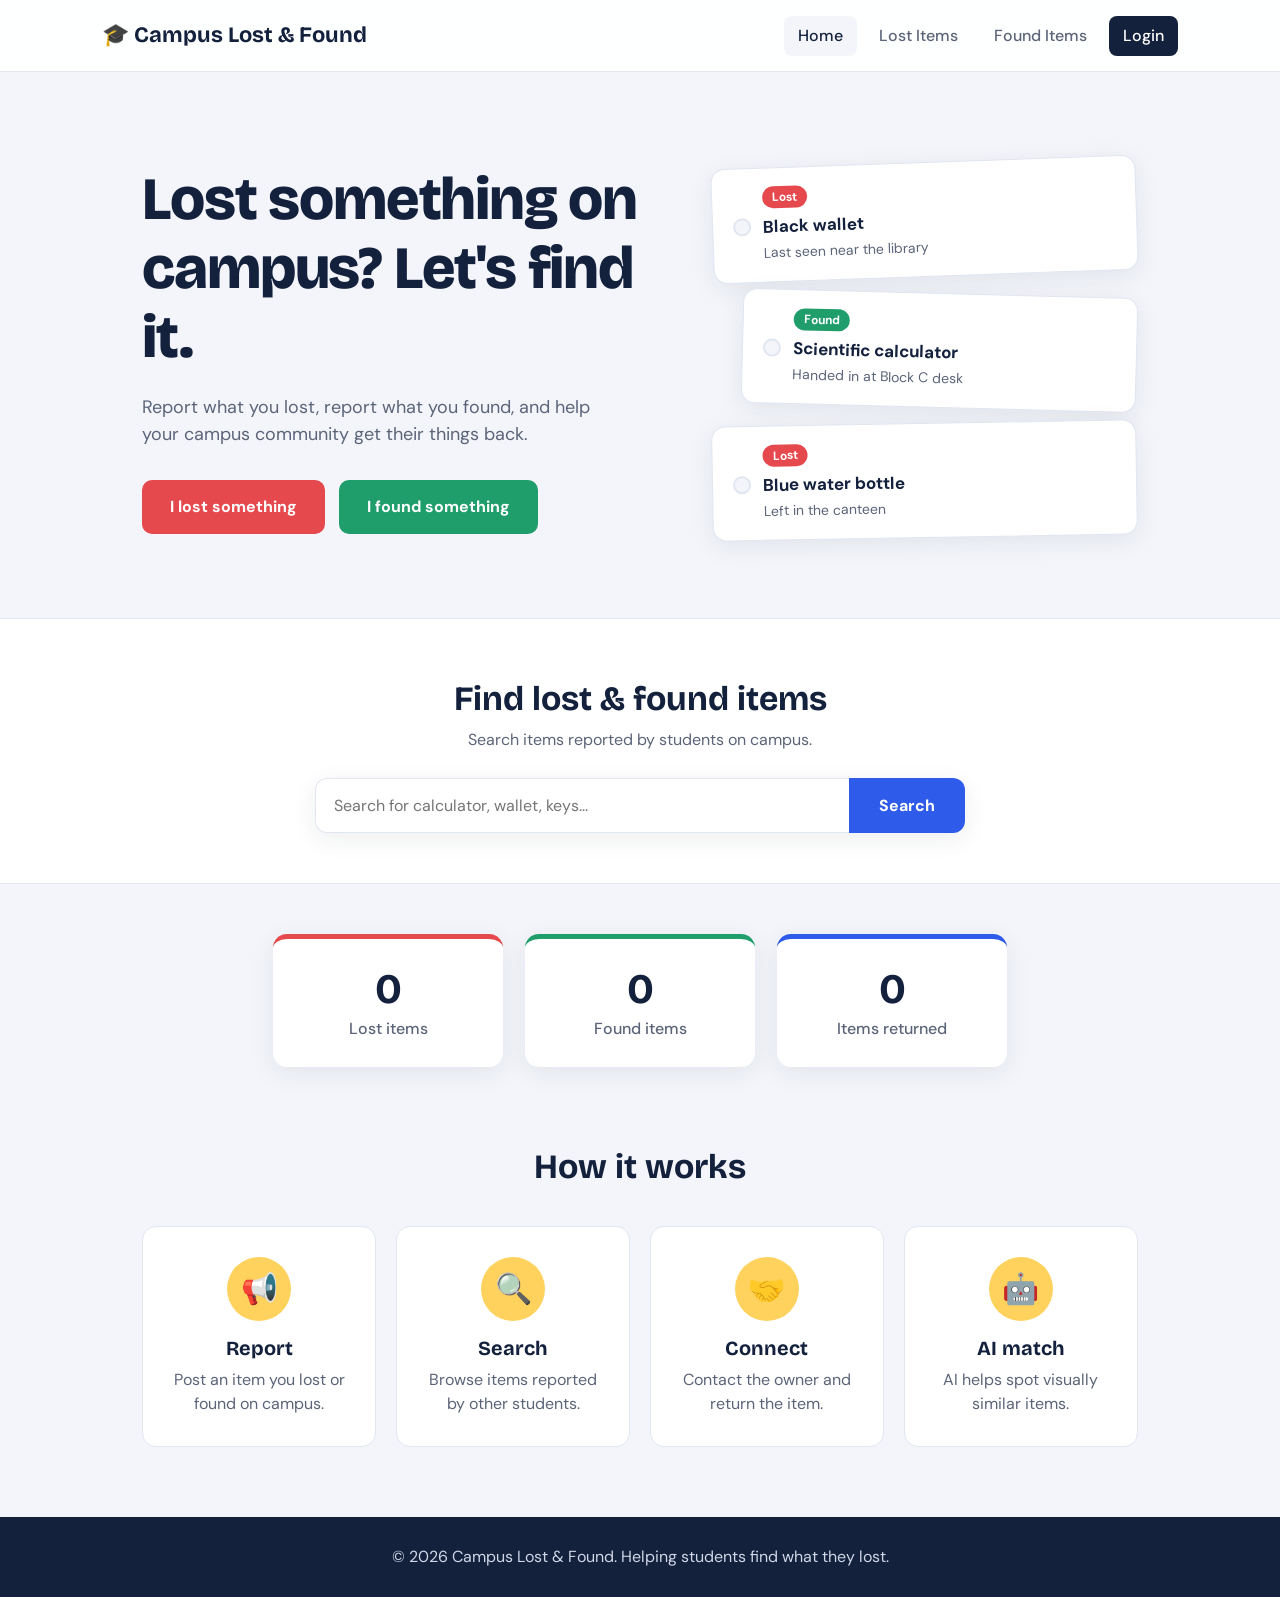
<file: frontend/index.html>
<!DOCTYPE html>
<html lang="en">

<head>
    <meta charset="UTF-8">
    <meta name="viewport" content="width=device-width, initial-scale=1.0">
    <title>Campus Lost &amp; Found</title>

    <link rel="preconnect" href="https://fonts.googleapis.com">
    <link rel="preconnect" href="https://fonts.gstatic.com" crossorigin>
    <link href="https://fonts.googleapis.com/css2?family=Bricolage+Grotesque:wght@600;700;800&family=DM+Sans:wght@400;500;700&display=swap" rel="stylesheet">
    <link rel="stylesheet" href="css/style.css">
</head>

<body>

    <!-- Navbar -->
    <header class="navbar">
        <a href="index.html" class="logo">🎓 Campus Lost &amp; Found</a>

        <nav>
            <a href="index.html" class="active">Home</a>
            <a href="#">Lost Items</a>
            <a href="#">Found Items</a>
            <a href="#" class="nav-login">Login</a>
        </nav>
    </header>

    <!-- Hero -->
    <section class="hero">

        <div class="hero-content">
            <h1>Lost something on campus? Let's find it.</h1>

            <p>
                Report what you lost, report what you found, and help
                your campus community get their things back.
            </p>

            <div class="hero-buttons">
                <a href="report-lost.html" class="btn lost-btn">I lost something</a>
                <a href="report-found.html" class="btn found-btn">I found something</a>
            </div>
        </div>

        <!-- Sample item tags -->
        <div class="tag-stack" aria-hidden="true">
            <div class="item-tag tag-lost">
                <span class="tag-status">Lost</span>
                <strong>Black wallet</strong>
                <small>Last seen near the library</small>
            </div>
            <div class="item-tag tag-found">
                <span class="tag-status">Found</span>
                <strong>Scientific calculator</strong>
                <small>Handed in at Block C desk</small>
            </div>
            <div class="item-tag tag-lost">
                <span class="tag-status">Lost</span>
                <strong>Blue water bottle</strong>
                <small>Left in the canteen</small>
            </div>
        </div>

    </section>

    <!-- Search -->
    <section class="search-section">
        <h2>Find lost &amp; found items</h2>
        <p>Search items reported by students on campus.</p>

        <div class="search-box">
            <input
                type="text"
                id="searchInput"
                placeholder="Search for calculator, wallet, keys..."
                aria-label="Search items"
            >
            <button onclick="searchItem()">Search</button>
        </div>
    </section>

    <!-- Statistics -->
    <section class="stats">
        <div class="stat-card stat-lost">
            <h2 id="lostCount">0</h2>
            <p>Lost items</p>
        </div>

        <div class="stat-card stat-found">
            <h2 id="foundCount">0</h2>
            <p>Found items</p>
        </div>

        <div class="stat-card stat-returned">
            <h2 id="returnedCount">0</h2>
            <p>Items returned</p>
        </div>
    </section>

    <!-- How it works -->
    <section class="how-section">
        <h2>How it works</h2>

        <div class="steps">

            <div class="step-card">
                <div class="step-icon">📢</div>
                <h3>Report</h3>
                <p>Post an item you lost or found on campus.</p>
            </div>

            <div class="step-card">
                <div class="step-icon">🔍</div>
                <h3>Search</h3>
                <p>Browse items reported by other students.</p>
            </div>

            <div class="step-card">
                <div class="step-icon">🤝</div>
                <h3>Connect</h3>
                <p>Contact the owner and return the item.</p>
            </div>

            <div class="step-card">
                <div class="step-icon">🤖</div>
                <h3>AI match</h3>
                <p>AI helps spot visually similar items.</p>
            </div>

        </div>
    </section>

    <!-- Footer -->
    <footer>
        <p>© 2026 Campus Lost &amp; Found. Helping students find what they lost.</p>
    </footer>

    <script src="js/script.js"></script>

</body>

</html>
</file>
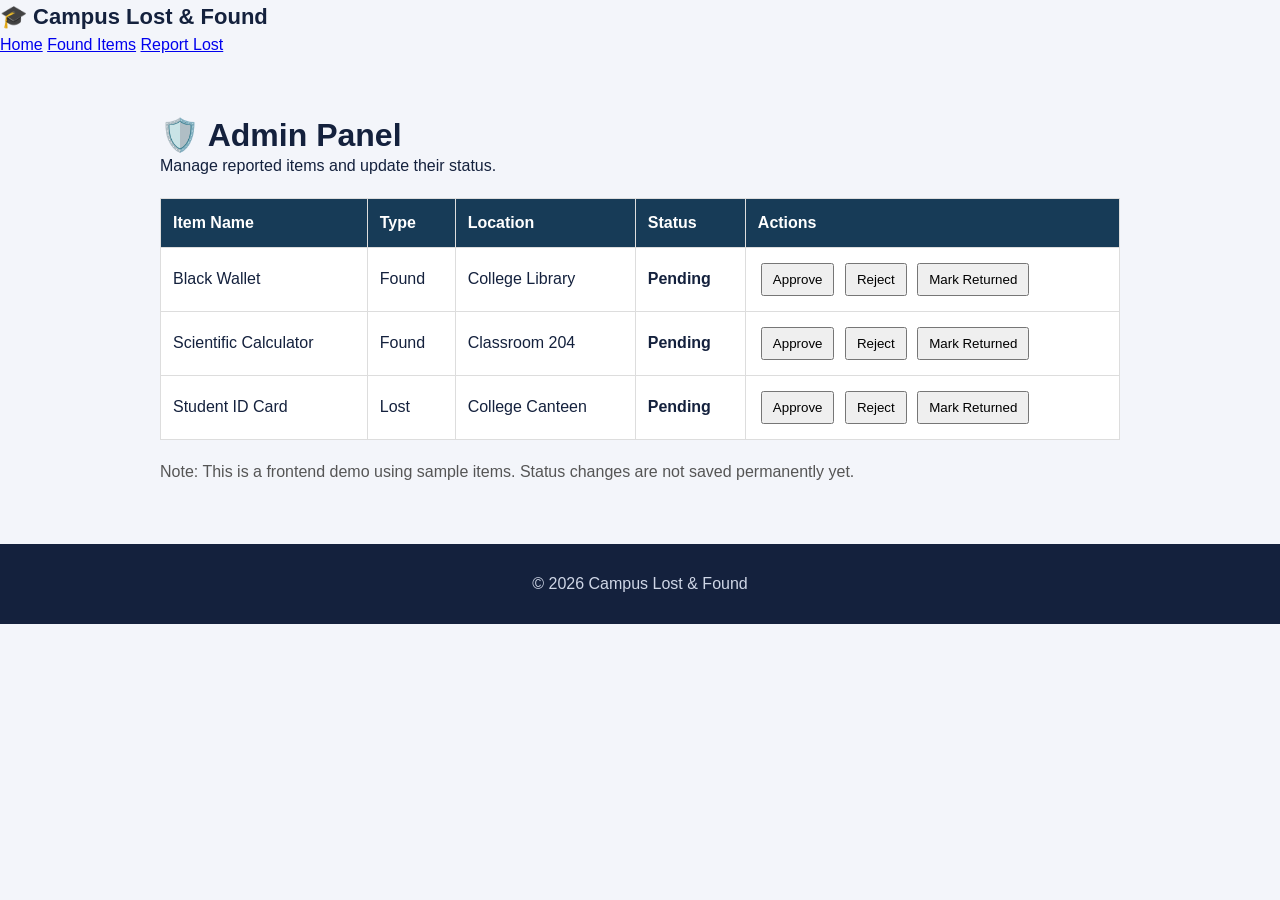
<file: frontend/admin.html>
<!DOCTYPE html>
<html lang="en">
<head>
    <meta charset="UTF-8">
    <meta name="viewport" content="width=device-width, initial-scale=1.0">
    <title>Admin Panel - Campus Lost & Found</title>
    <link rel="stylesheet" href="css/style.css">

    <style>
        .admin-container {
            max-width: 1000px;
            margin: 40px auto;
            padding: 20px;
        }

        .admin-table {
            width: 100%;
            border-collapse: collapse;
            margin-top: 20px;
            background: white;
        }

        .admin-table th,
        .admin-table td {
            border: 1px solid #ddd;
            padding: 12px;
            text-align: left;
        }

        .admin-table th {
            background: #173b57;
            color: white;
        }

        .admin-table button {
            margin: 3px;
            padding: 7px 10px;
            cursor: pointer;
        }

        .status {
            font-weight: bold;
        }

        .admin-note {
            margin-top: 20px;
            color: #555;
        }
    </style>
</head>

<body>

    <nav>
        <div class="logo">🎓 Campus Lost & Found</div>
        <div class="nav-links">
            <a href="index.html">Home</a>
            <a href="found-items.html">Found Items</a>
            <a href="report-lost.html">Report Lost</a>
        </div>
    </nav>

    <div class="admin-container">

        <h1>🛡️ Admin Panel</h1>
        <p>Manage reported items and update their status.</p>

        <table class="admin-table">
            <thead>
                <tr>
                    <th>Item Name</th>
                    <th>Type</th>
                    <th>Location</th>
                    <th>Status</th>
                    <th>Actions</th>
                </tr>
            </thead>

            <tbody id="itemsTable">
                <tr>
                    <td>Black Wallet</td>
                    <td>Found</td>
                    <td>College Library</td>
                    <td class="status">Pending</td>
                    <td>
                        <button onclick="updateStatus(this, 'Approved')">
                            Approve
                        </button>
                        <button onclick="updateStatus(this, 'Rejected')">
                            Reject
                        </button>
                        <button onclick="updateStatus(this, 'Returned')">
                            Mark Returned
                        </button>
                    </td>
                </tr>

                <tr>
                    <td>Scientific Calculator</td>
                    <td>Found</td>
                    <td>Classroom 204</td>
                    <td class="status">Pending</td>
                    <td>
                        <button onclick="updateStatus(this, 'Approved')">
                            Approve
                        </button>
                        <button onclick="updateStatus(this, 'Rejected')">
                            Reject
                        </button>
                        <button onclick="updateStatus(this, 'Returned')">
                            Mark Returned
                        </button>
                    </td>
                </tr>

                <tr>
                    <td>Student ID Card</td>
                    <td>Lost</td>
                    <td>College Canteen</td>
                    <td class="status">Pending</td>
                    <td>
                        <button onclick="updateStatus(this, 'Approved')">
                            Approve
                        </button>
                        <button onclick="updateStatus(this, 'Rejected')">
                            Reject
                        </button>
                        <button onclick="updateStatus(this, 'Returned')">
                            Mark Returned
                        </button>
                    </td>
                </tr>
            </tbody>
        </table>

        <p class="admin-note">
            Note: This is a frontend demo using sample items.
            Status changes are not saved permanently yet.
        </p>

    </div>

    <footer>
        <p>© 2026 Campus Lost & Found</p>
    </footer>

    <script>
        function updateStatus(button, newStatus) {
            const row = button.closest("tr");
            const statusCell = row.querySelector(".status");

            statusCell.textContent = newStatus;

            alert(
                row.cells[0].textContent +
                " status updated to: " + newStatus
            );
        }
    </script>

</body>
</html>
</file>
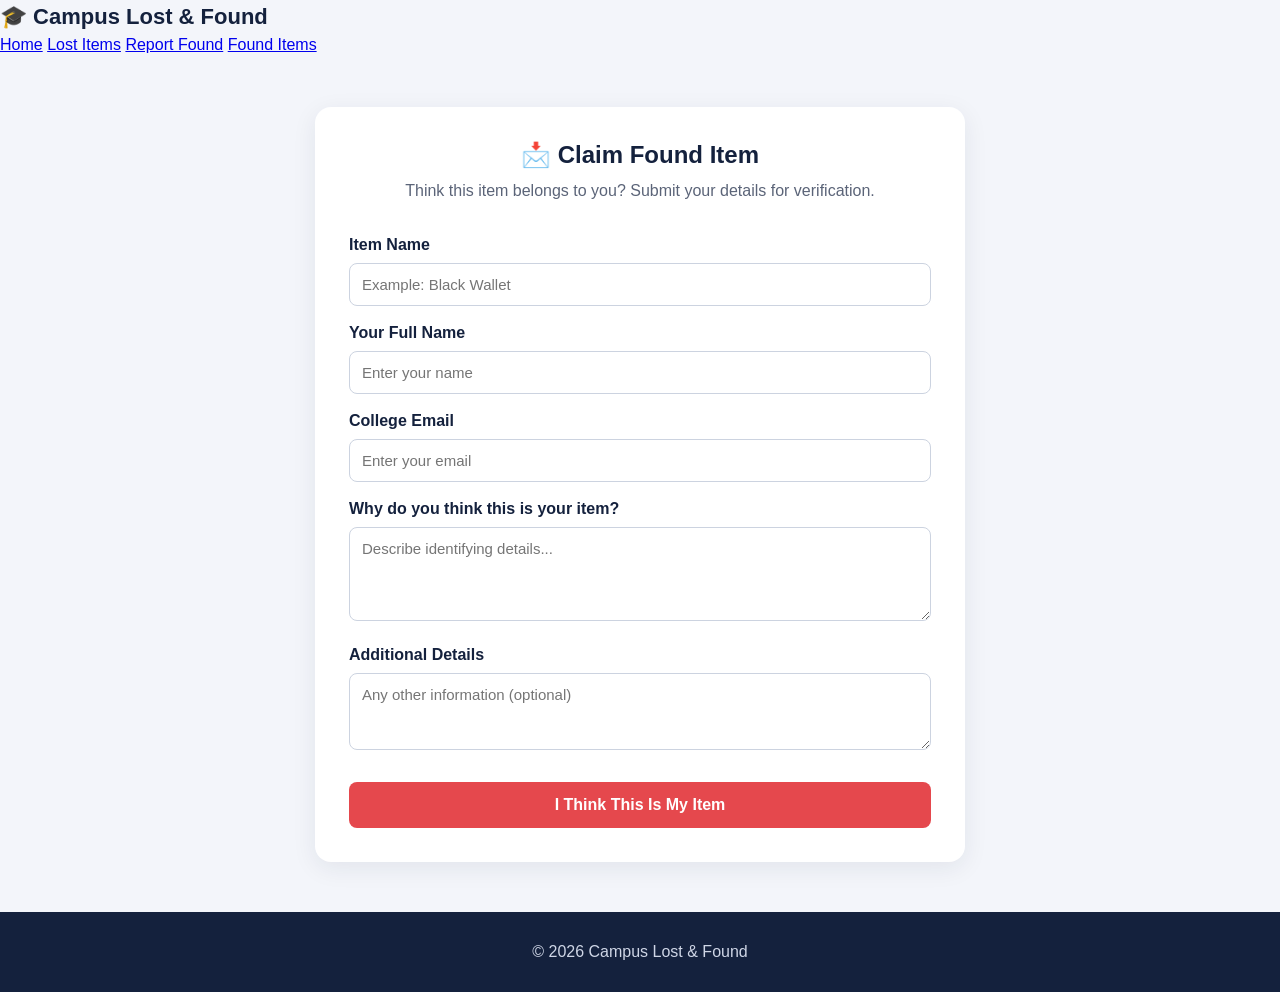
<file: frontend/claim-item.html>
<!DOCTYPE html>
<html lang="en">
<head>
    <meta charset="UTF-8">
    <meta name="viewport" content="width=device-width, initial-scale=1.0">
    <title>Claim Item - Campus Lost & Found</title>
    <link rel="stylesheet" href="css/style.css">
</head>
<body>

    <nav>
        <div class="logo">🎓 Campus Lost & Found</div>
        <div class="nav-links">
            <a href="index.html">Home</a>
            <a href="report-lost.html">Lost Items</a>
            <a href="report-found.html">Report Found</a>
            <a href="found-items.html">Found Items</a>
        </div>
    </nav>

    <section class="form-section">
        <h1>📩 Claim Found Item</h1>
        <p>Think this item belongs to you? Submit your details for verification.</p>

        <form id="claimForm">

            <label>Item Name</label>
            <input type="text" id="itemName"
                   placeholder="Example: Black Wallet" required>

            <label>Your Full Name</label>
            <input type="text" id="claimerName"
                   placeholder="Enter your name" required>

            <label>College Email</label>
            <input type="email" id="email"
                   placeholder="Enter your email" required>

            <label>Why do you think this is your item?</label>
            <textarea id="claimReason" rows="4"
                      placeholder="Describe identifying details..."
                      required></textarea>

            <label>Additional Details</label>
            <textarea id="additionalDetails" rows="3"
                      placeholder="Any other information (optional)"></textarea>

            <button type="submit" class="btn">
                I Think This Is My Item
            </button>

        </form>
    </section>

    <footer>
        <p>© 2026 Campus Lost & Found</p>
    </footer>

    <script>
        // Automatically fill item name from Found Items page
        const params = new URLSearchParams(window.location.search);
        const selectedItem = params.get("item");

        if (selectedItem) {
            document.getElementById("itemName").value = selectedItem;
        }

        // Handle claim form submission
        document.getElementById("claimForm")
            .addEventListener("submit", function(event) {

                event.preventDefault();

                const claim = {
                    itemName: document.getElementById("itemName").value.trim(),
                    claimerName: document.getElementById("claimerName").value.trim(),
                    email: document.getElementById("email").value.trim(),
                    claimReason: document.getElementById("claimReason").value.trim(),
                    additionalDetails: document.getElementById("additionalDetails").value.trim(),
                    status: "Pending verification"
                };

                console.log("Claim Request:", claim);

                alert(
                    "Claim request submitted successfully!\n\n" +
                    "Item: " + claim.itemName +
                    "\nName: " + claim.claimerName +
                    "\nStatus: " + claim.status
                );

                this.reset();
            });
    </script>

</body>
</html>
</file>
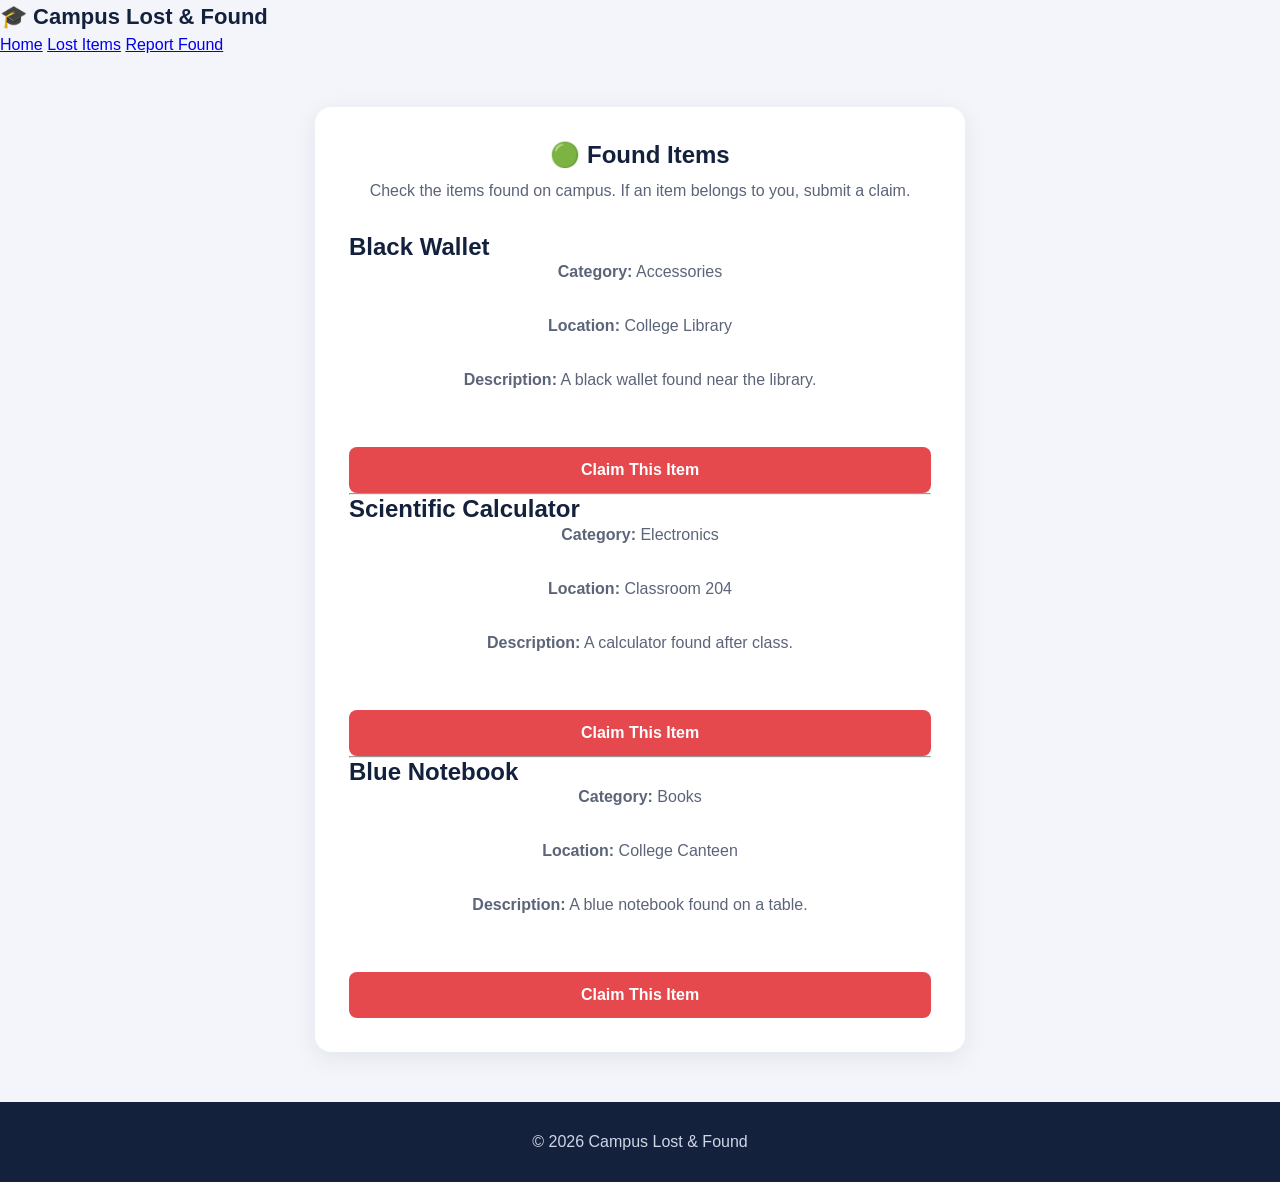
<file: frontend/found-items.html>
<!DOCTYPE html>
<html lang="en">
<head>
    <meta charset="UTF-8">
    <meta name="viewport" content="width=device-width, initial-scale=1.0">
    <title>Found Items - Campus Lost & Found</title>
    <link rel="stylesheet" href="css/style.css">
</head>
<body>

    <nav>
        <div class="logo">🎓 Campus Lost & Found</div>
        <div class="nav-links">
            <a href="index.html">Home</a>
            <a href="report-lost.html">Lost Items</a>
            <a href="report-found.html">Report Found</a>
        </div>
    </nav>

    <section class="form-section">
        <h1>🟢 Found Items</h1>
        <p>Check the items found on campus. If an item belongs to you, submit a claim.</p>

        <div class="found-item">
            <h2>Black Wallet</h2>
            <p><strong>Category:</strong> Accessories</p>
            <p><strong>Location:</strong> College Library</p>
            <p><strong>Description:</strong> A black wallet found near the library.</p>
            <button onclick="claimItem('Black Wallet')">
                Claim This Item
            </button>
        </div>

        <hr>

        <div class="found-item">
            <h2>Scientific Calculator</h2>
            <p><strong>Category:</strong> Electronics</p>
            <p><strong>Location:</strong> Classroom 204</p>
            <p><strong>Description:</strong> A calculator found after class.</p>
            <button onclick="claimItem('Scientific Calculator')">
                Claim This Item
            </button>
        </div>

        <hr>

        <div class="found-item">
            <h2>Blue Notebook</h2>
            <p><strong>Category:</strong> Books</p>
            <p><strong>Location:</strong> College Canteen</p>
            <p><strong>Description:</strong> A blue notebook found on a table.</p>
            <button onclick="claimItem('Blue Notebook')">
                Claim This Item
            </button>
        </div>
    </section>

    <footer>
        <p>© 2026 Campus Lost & Found</p>
    </footer>

    <script>
        function claimItem(itemName) {
            window.location.href =
                "claim-item.html?item=" + encodeURIComponent(itemName);
        }
    </script>

</body>
</html>
</file>
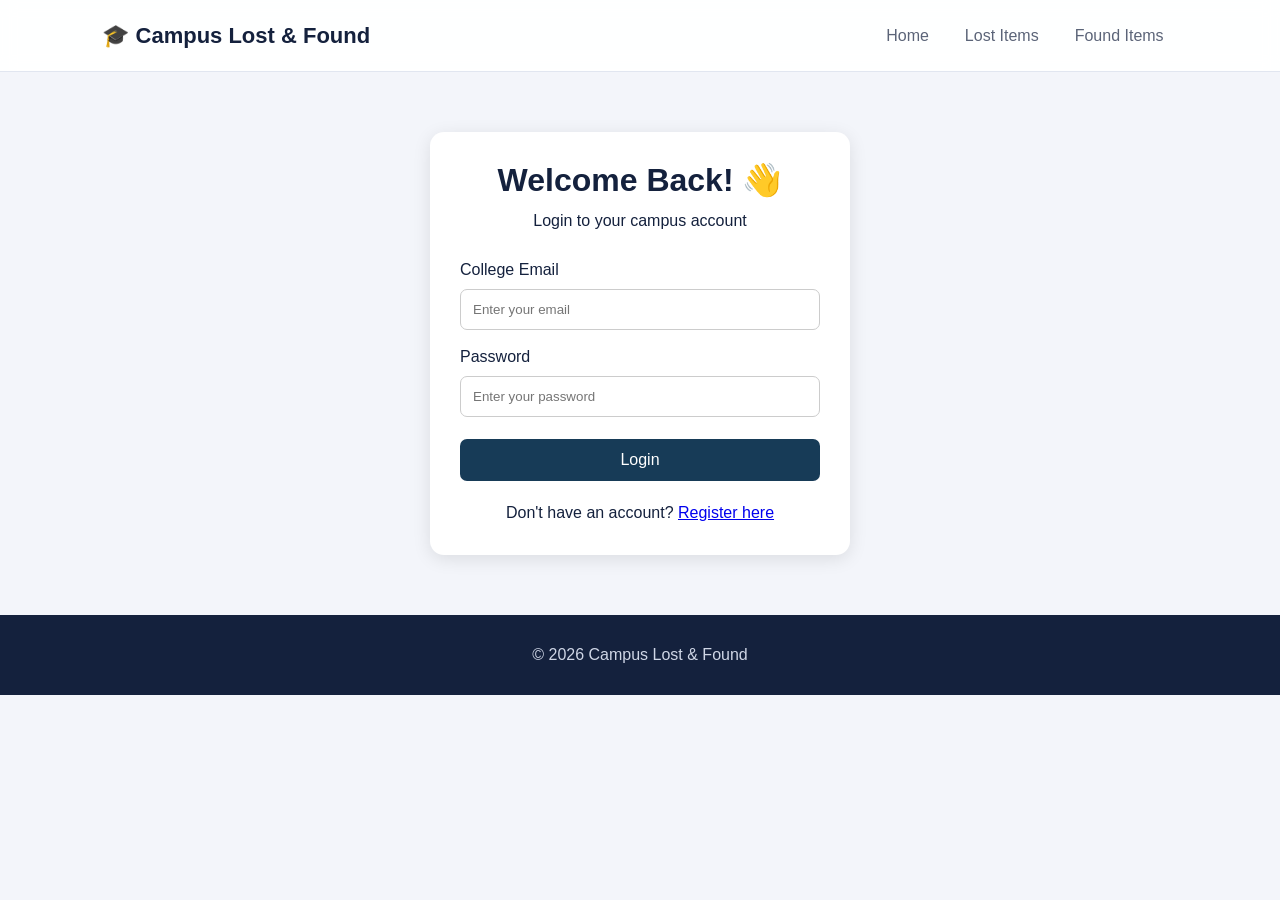
<file: frontend/login.html>
<!DOCTYPE html>
<html lang="en">
<head>
    <meta charset="UTF-8">
    <meta name="viewport" content="width=device-width, initial-scale=1.0">

    <title>Login - Campus Lost & Found</title>
    <link rel="stylesheet" href="css/style.css">

    <style>
        .login-container {
            max-width: 420px;
            margin: 60px auto;
            padding: 30px;
            background: white;
            border-radius: 14px;
            box-shadow: 0 4px 18px rgba(0, 0, 0, 0.1);
        }

        .login-container h1 {
            text-align: center;
            margin-bottom: 10px;
        }

        .login-container p {
            text-align: center;
            margin-bottom: 25px;
        }

        .login-container label {
            display: block;
            margin: 15px 0 7px;
        }

        .login-container input {
            width: 100%;
            padding: 12px;
            border: 1px solid #ccc;
            border-radius: 7px;
            box-sizing: border-box;
        }

        .login-container button {
            width: 100%;
            margin-top: 22px;
            padding: 12px;
            border: none;
            border-radius: 7px;
            background: #173b57;
            color: white;
            font-size: 16px;
            cursor: pointer;
        }

        .login-container button:hover {
            background: #245879;
        }

        .register-link {
            text-align: center;
            margin-top: 20px;
        }

        .message {
            text-align: center;
            margin-top: 15px;
        }
    </style>
</head>

<body>

    <header class="navbar">
        <a href="index.html" class="logo">🎓 Campus Lost & Found</a>

        <nav>
            <a href="index.html">Home</a>
            <a href="report-lost.html">Lost Items</a>
            <a href="found-items.html">Found Items</a>
        </nav>
    </header>

    <main class="login-container">
        <h1>Welcome Back! 👋</h1>
        <p>Login to your campus account</p>

        <form id="loginForm">

            <label for="email">College Email</label>
            <input
                type="email"
                id="email"
                placeholder="Enter your email"
                required
            >

            <label for="password">Password</label>
            <input
                type="password"
                id="password"
                placeholder="Enter your password"
                required
            >

            <button type="submit">Login</button>

            <div class="message" id="message"></div>
        </form>

        <div class="register-link">
            Don't have an account?
            <a href="register.html">Register here</a>
        </div>
    </main>

    <footer>
        <p>© 2026 Campus Lost & Found</p>
    </footer>

    <script>
        document.getElementById("loginForm")
            .addEventListener("submit", function(event) {

                event.preventDefault();

                document.getElementById("message").textContent =
                    "Login form is working! Backend authentication is not connected yet.";

                document.getElementById("password").value = "";
            });
    </script>

</body>
</html>
</file>
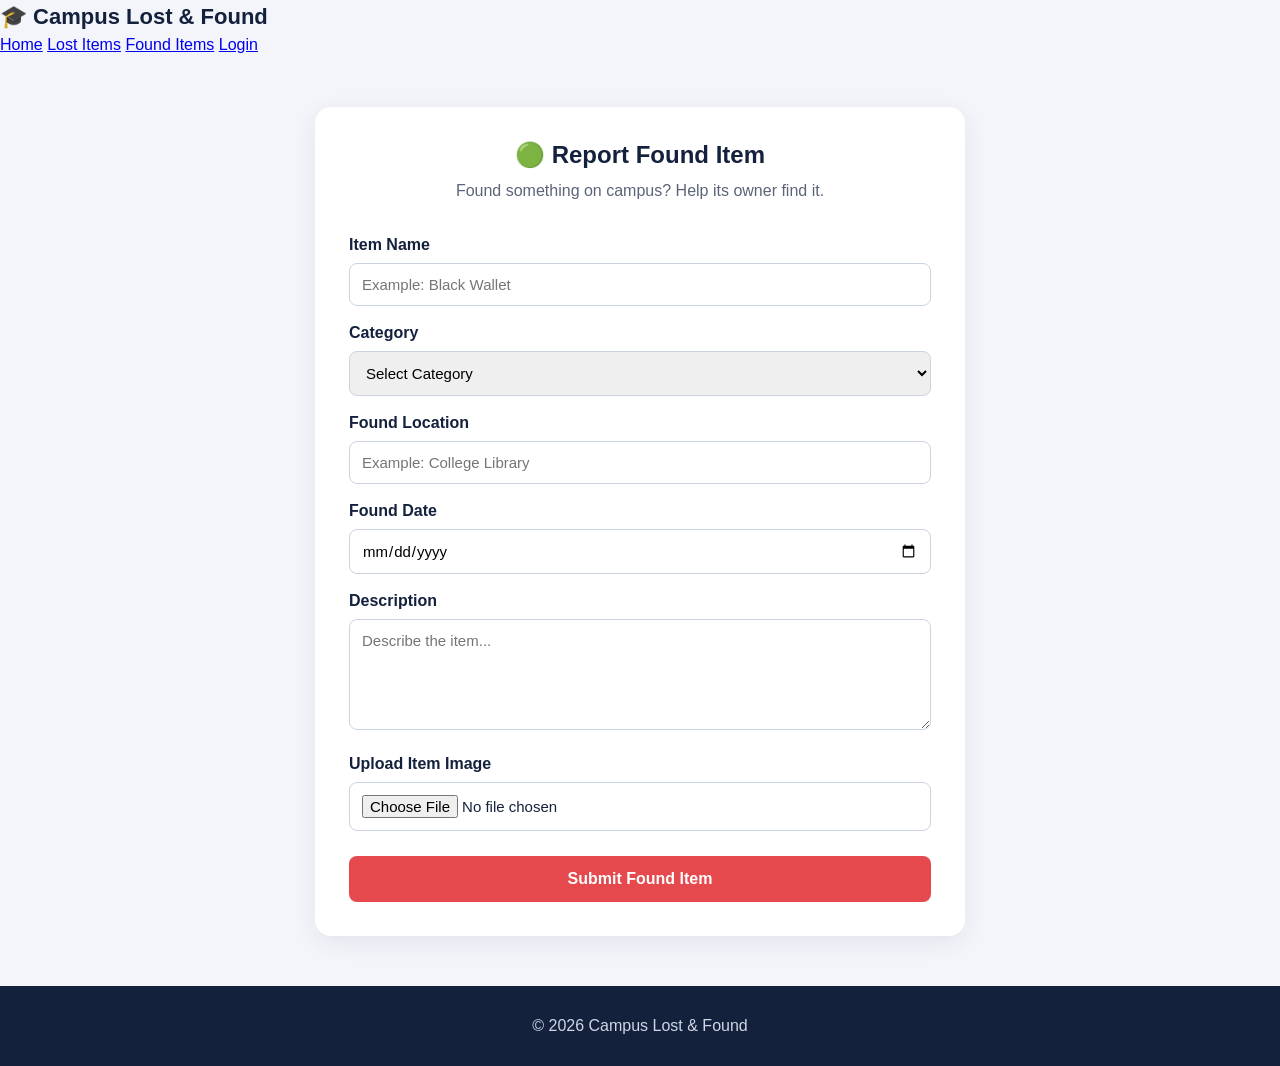
<file: frontend/report-found.html>
<!DOCTYPE html>
<html lang="en">

<head>
    <meta charset="UTF-8">
    <meta name="viewport" content="width=device-width, initial-scale=1.0">

    <title>Report Found Item - Campus Lost & Found</title>

    <link rel="stylesheet" href="css/style.css">
</head>

<body>

    <!-- Navigation -->
    <nav>
        <div class="logo">🎓 Campus Lost & Found</div>

        <div class="nav-links">
            <a href="index.html">Home</a>
            <a href="report-lost.html">Lost Items</a>
            <a href="report-found.html">Found Items</a>
            <a href="#">Login</a>
        </div>
    </nav>


    <!-- Found Item Form -->
    <section class="form-section">

        <h1>🟢 Report Found Item</h1>

        <p>Found something on campus? Help its owner find it.</p>

        <form id="foundItemForm">

            <label>Item Name</label>

            <input
                type="text"
                id="itemName"
                placeholder="Example: Black Wallet"
                required
            >


            <label>Category</label>

            <select id="category" required>

                <option value="">Select Category</option>

                <option>Electronics</option>
                <option>Documents</option>
                <option>Books</option>
                <option>Accessories</option>
                <option>Clothing</option>
                <option>Other</option>

            </select>


            <label>Found Location</label>

            <input
                type="text"
                id="location"
                placeholder="Example: College Library"
                required
            >


            <label>Found Date</label>

            <input
                type="date"
                id="foundDate"
                required
            >


            <label>Description</label>

            <textarea
                id="description"
                rows="5"
                placeholder="Describe the item..."
                required
            ></textarea>


            <label>Upload Item Image</label>

            <input
                type="file"
                id="itemImage"
                accept="image/*"
            >


            <button type="submit">
                Submit Found Item
            </button>

        </form>

    </section>


    <!-- Footer -->
    <footer>
        <p>© 2026 Campus Lost & Found</p>
    </footer>


    <script>

        document
            .getElementById("foundItemForm")
            .addEventListener("submit", function(event) {

                event.preventDefault();

                const itemName =
                    document.getElementById("itemName").value;

                alert(
                    "Found item reported successfully: "
                    + itemName
                );

                this.reset();

            });

    </script>

</body>

</html>
</file>
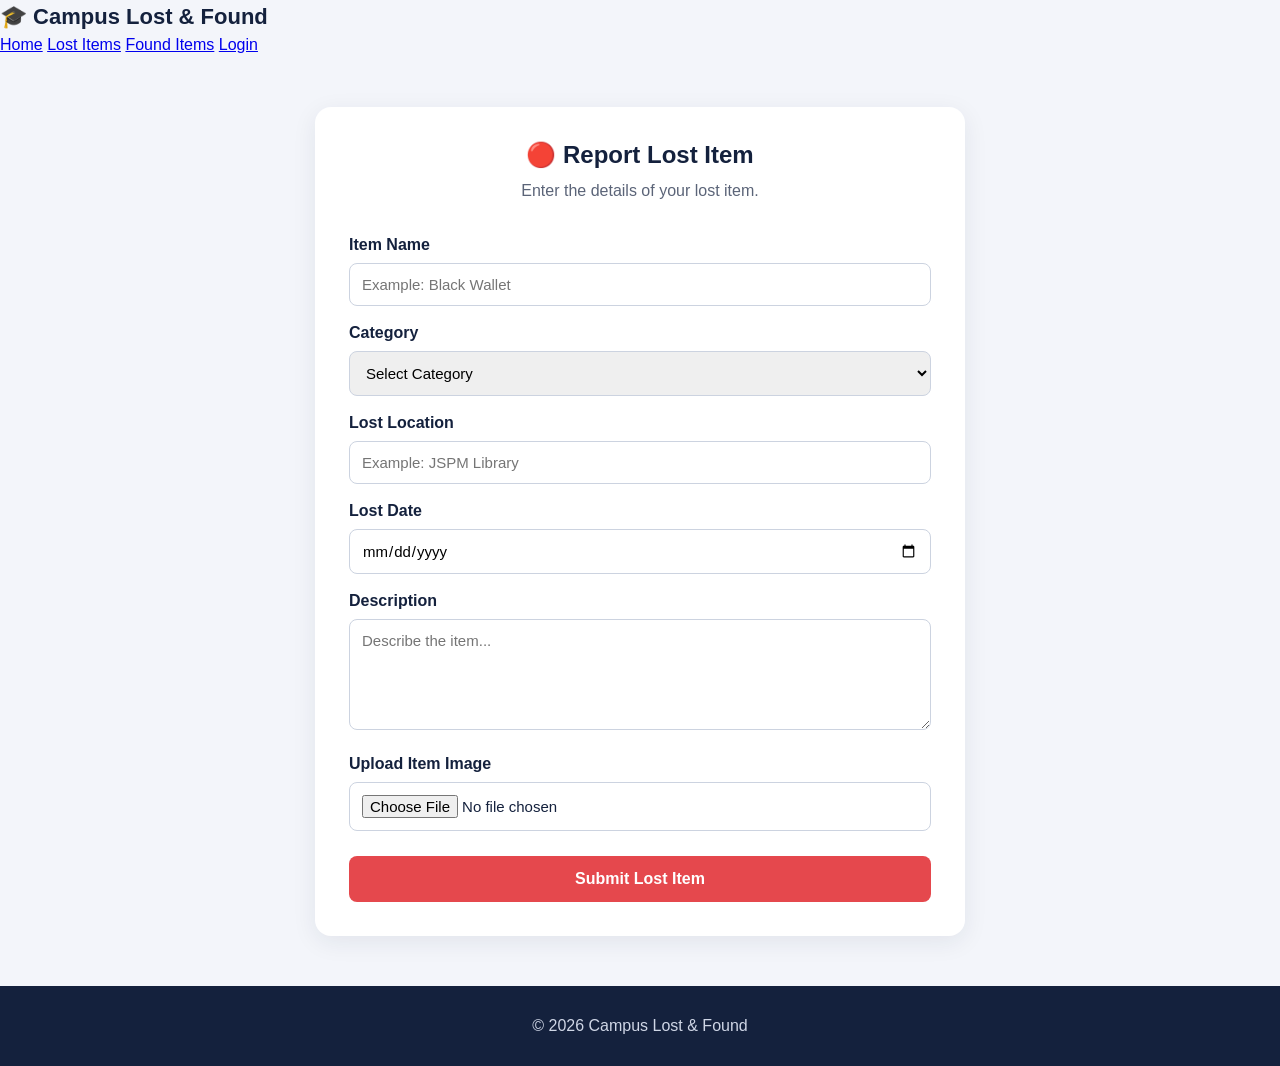
<file: frontend/report-lost.html>
<!DOCTYPE html>
<html lang="en">
<head>
    <meta charset="UTF-8">
    <meta name="viewport" content="width=device-width, initial-scale=1.0">
    <title>Report Lost Item - Campus Lost & Found</title>
    <link rel="stylesheet" href="css/style.css">
</head>

<body>

    <nav>
        <div class="logo">🎓 Campus Lost & Found</div>

        <div class="nav-links">
            <a href="index.html">Home</a>
            <a href="#">Lost Items</a>
            <a href="#">Found Items</a>
            <a href="#">Login</a>
        </div>
    </nav>

    <section class="form-section">

        <h1>🔴 Report Lost Item</h1>

        <p>Enter the details of your lost item.</p>

        <form id="lostItemForm">

            <label>Item Name</label>
            <input type="text" id="itemName" placeholder="Example: Black Wallet" required>

            <label>Category</label>
            <select id="category" required>
                <option value="">Select Category</option>
                <option>Electronics</option>
                <option>Documents</option>
                <option>Books</option>
                <option>Accessories</option>
                <option>Clothing</option>
                <option>Other</option>
            </select>

            <label>Lost Location</label>
            <input type="text" id="location" placeholder="Example: JSPM Library" required>

            <label>Lost Date</label>
            <input type="date" id="lostDate" required>

            <label>Description</label>
            <textarea id="description"
                      placeholder="Describe the item..."
                      rows="5"
                      required></textarea>

            <label>Upload Item Image</label>
            <input type="file" id="itemImage" accept="image/*">

            <button type="submit" class="btn lost-btn">
                Submit Lost Item
            </button>

        </form>

    </section>

    <footer>
        <p>© 2026 Campus Lost & Found</p>
    </footer>

    <script>
        document.getElementById("lostItemForm").addEventListener("submit", function(event) {

            event.preventDefault();

            const itemName = document.getElementById("itemName").value;

            alert("Lost item reported successfully: " + itemName);

            this.reset();
        });
    </script>

</body>
</html>
</file>
<file: frontend/css/style.css>
/* ---------- Design tokens ---------- */

:root {
    --ink: #14213d;
    --muted: #5b6478;
    --bg: #f3f5fa;
    --card: #ffffff;
    --line: #e1e6f0;
    --blue: #2f5bea;
    --lost: #e5484d;
    --lost-dark: #c93a3f;
    --found: #1f9d6b;
    --found-dark: #17825a;
    --tag: #ffd25e;
    --shadow: 0 6px 24px rgba(20, 33, 61, 0.08);
}

* {
    margin: 0;
    padding: 0;
    box-sizing: border-box;
}

html {
    scroll-behavior: smooth;
}

body {
    font-family: "DM Sans", Arial, sans-serif;
    background-color: var(--bg);
    color: var(--ink);
    line-height: 1.5;
}

h1, h2, h3 {
    font-family: "Bricolage Grotesque", "DM Sans", Arial, sans-serif;
    line-height: 1.15;
}

a:focus-visible,
button:focus-visible,
input:focus-visible {
    outline: 3px solid var(--blue);
    outline-offset: 2px;
}


/* ---------- Navbar ---------- */

.navbar {
    position: sticky;
    top: 0;
    z-index: 10;

    height: 72px;
    padding: 0 8%;

    display: flex;
    justify-content: space-between;
    align-items: center;

    background-color: rgba(255, 255, 255, 0.92);
    backdrop-filter: blur(8px);
    border-bottom: 1px solid var(--line);
}

.logo {
    font-family: "Bricolage Grotesque", Arial, sans-serif;
    font-size: 22px;
    font-weight: 700;
    color: var(--ink);
    text-decoration: none;
}

.navbar nav {
    display: flex;
    align-items: center;
    gap: 8px;
}

.navbar nav a {
    padding: 8px 14px;
    border-radius: 8px;

    text-decoration: none;
    color: var(--muted);
    font-weight: 500;

    transition: background-color 0.15s ease, color 0.15s ease;
}

.navbar nav a:hover,
.navbar nav a.active {
    color: var(--ink);
    background-color: var(--bg);
}

.navbar nav a.nav-login {
    background-color: var(--ink);
    color: #fff;
}

.navbar nav a.nav-login:hover {
    background-color: var(--blue);
}


/* ---------- Hero ---------- */

.hero {
    max-width: 1200px;
    margin: 0 auto;
    padding: 80px 8% 70px;

    display: grid;
    grid-template-columns: 1.1fr 0.9fr;
    align-items: center;
    gap: 50px;
}

.hero h1 {
    font-size: clamp(38px, 5vw, 60px);
    font-weight: 800;
    letter-spacing: -0.02em;
    margin-bottom: 22px;
}

.hero p {
    max-width: 480px;
    font-size: 18px;
    color: var(--muted);
    margin-bottom: 32px;
}


/* ---------- Buttons ---------- */

.hero-buttons {
    display: flex;
    flex-wrap: wrap;
    gap: 14px;
}

.btn {
    display: inline-block;
    padding: 15px 28px;

    border-radius: 10px;

    font-size: 16px;
    font-weight: 700;
    text-decoration: none;
    color: #fff;

    transition: transform 0.15s ease, background-color 0.15s ease;
}

.btn:hover {
    transform: translateY(-2px);
}

.lost-btn {
    background-color: var(--lost);
}

.lost-btn:hover {
    background-color: var(--lost-dark);
}

.found-btn {
    background-color: var(--found);
}

.found-btn:hover {
    background-color: var(--found-dark);
}


/* ---------- Hero item tags ---------- */

.tag-stack {
    display: flex;
    flex-direction: column;
    gap: 16px;
    padding: 10px 0;
}

.item-tag {
    position: relative;
    display: flex;
    flex-direction: column;
    gap: 2px;

    padding: 18px 22px 18px 50px;

    background-color: var(--card);
    border: 1px solid var(--line);
    border-radius: 14px;
    box-shadow: var(--shadow);
}

/* the "string hole" of a luggage tag */
.item-tag::before {
    content: "";
    position: absolute;
    left: 20px;
    top: 50%;
    width: 14px;
    height: 14px;
    margin-top: -7px;

    border-radius: 50%;
    background-color: var(--bg);
    border: 2px solid var(--line);
}

.item-tag strong {
    font-size: 17px;
}

.item-tag small {
    color: var(--muted);
    font-size: 14px;
}

.tag-status {
    align-self: flex-start;
    margin-bottom: 4px;
    padding: 2px 10px;

    border-radius: 999px;

    font-size: 12px;
    font-weight: 700;
    color: #fff;
}

.tag-lost .tag-status {
    background-color: var(--lost);
}

.tag-found .tag-status {
    background-color: var(--found);
}

.item-tag:nth-child(1) { transform: rotate(-2deg); }
.item-tag:nth-child(2) { transform: rotate(1.5deg); margin-left: 30px; }
.item-tag:nth-child(3) { transform: rotate(-1deg); }


/* ---------- Search ---------- */

.search-section {
    text-align: center;
    padding: 60px 20px 50px;
    background-color: var(--card);
    border-top: 1px solid var(--line);
    border-bottom: 1px solid var(--line);
}

.search-section h2 {
    font-size: 34px;
    margin-bottom: 10px;
}

.search-section p {
    color: var(--muted);
    margin-bottom: 26px;
}

.search-box {
    display: flex;
    max-width: 650px;
    margin: auto;

    border-radius: 12px;
    box-shadow: var(--shadow);
}

.search-box input {
    flex: 1;
    min-width: 0;

    padding: 16px 18px;

    border: 1px solid var(--line);
    border-right: none;
    border-radius: 12px 0 0 12px;

    font-family: inherit;
    font-size: 16px;
    color: var(--ink);
}

.search-box button {
    padding: 16px 30px;

    border: none;
    border-radius: 0 12px 12px 0;

    background-color: var(--blue);
    color: #fff;

    font-family: inherit;
    font-size: 16px;
    font-weight: 700;
    cursor: pointer;

    transition: background-color 0.15s ease;
}

.search-box button:hover {
    background-color: #2447c0;
}


/* ---------- Statistics ---------- */

.stats {
    display: flex;
    justify-content: center;
    gap: 22px;

    padding: 50px 20px 20px;
}

.stat-card {
    width: 230px;
    padding: 26px 20px;

    text-align: center;

    background-color: var(--card);
    border-radius: 14px;
    border-top: 5px solid var(--blue);
    box-shadow: var(--shadow);
}

.stat-card h2 {
    font-size: 42px;
    margin-bottom: 4px;
}

.stat-card p {
    color: var(--muted);
    font-weight: 500;
}

.stat-lost { border-top-color: var(--lost); }
.stat-found { border-top-color: var(--found); }
.stat-returned { border-top-color: var(--blue); }


/* ---------- How it works ---------- */

.how-section {
    max-width: 1200px;
    margin: 0 auto;
    padding: 60px 8% 70px;

    text-align: center;
}

.how-section > h2 {
    font-size: 34px;
    margin-bottom: 40px;
}

.steps {
    display: grid;
    grid-template-columns: repeat(4, 1fr);
    gap: 20px;
}

.step-card {
    padding: 30px 22px;

    background-color: var(--card);
    border: 1px solid var(--line);
    border-radius: 14px;
}

.step-icon {
    width: 64px;
    height: 64px;
    margin: 0 auto 16px;

    display: flex;
    align-items: center;
    justify-content: center;

    font-size: 30px;

    background-color: var(--tag);
    border-radius: 50%;
}

.step-card h3 {
    font-size: 20px;
    margin-bottom: 8px;
}

.step-card p {
    color: var(--muted);
}


/* ---------- Footer ---------- */

footer {
    background-color: var(--ink);
    color: #cfd6e6;
    text-align: center;
    padding: 28px 20px;
}


/* ---------- Report forms (report-lost.html / report-found.html) ---------- */

.form-section {
    width: 90%;
    max-width: 650px;
    margin: 50px auto;
    padding: 34px;

    background: var(--card);
    border-radius: 16px;
    box-shadow: var(--shadow);
}

.form-section h1 {
    text-align: center;
    margin-bottom: 10px;
}

.form-section p {
    text-align: center;
    color: var(--muted);
    margin-bottom: 30px;
}

.form-section label {
    display: block;
    margin-top: 15px;
    margin-bottom: 6px;
    font-weight: 700;
}

.form-section input,
.form-section select,
.form-section textarea {
    width: 100%;
    padding: 12px;

    border: 1px solid #ccd3e0;
    border-radius: 8px;

    font-family: inherit;
    font-size: 15px;
}

.form-section textarea {
    resize: vertical;
}

.form-section button {
    width: 100%;
    margin-top: 25px;
    padding: 14px;

    border: none;
    border-radius: 8px;

    background: var(--lost);
    color: #fff;

    font-family: inherit;
    font-size: 16px;
    font-weight: 700;
    cursor: pointer;
}

.form-section button:hover {
    background: var(--lost-dark);
}

/* Green submit button for the "found item" form: add class="found-submit" */
.form-section button.found-submit {
    background: var(--found);
}

.form-section button.found-submit:hover {
    background: var(--found-dark);
}


/* ---------- Responsive ---------- */

@media (max-width: 900px) {

    .hero {
        grid-template-columns: 1fr;
        padding-top: 50px;
    }

    .tag-stack {
        max-width: 420px;
    }

    .steps {
        grid-template-columns: 1fr 1fr;
    }

    .stats {
        flex-wrap: wrap;
    }
}

@media (max-width: 560px) {

    .navbar {
        height: auto;
        padding: 14px 20px;
        flex-direction: column;
        gap: 10px;
    }

    .navbar nav {
        flex-wrap: wrap;
        justify-content: center;
        gap: 4px;
    }

    .hero-buttons {
        flex-direction: column;
    }

    .btn {
        text-align: center;
    }

    .search-box {
        flex-direction: column;
        gap: 10px;
        box-shadow: none;
    }

    .search-box input {
        border-right: 1px solid var(--line);
        border-radius: 12px;
    }

    .search-box button {
        border-radius: 12px;
    }

    .steps {
        grid-template-columns: 1fr;
    }

    .item-tag:nth-child(2) {
        margin-left: 0;
    }
}
</file>
